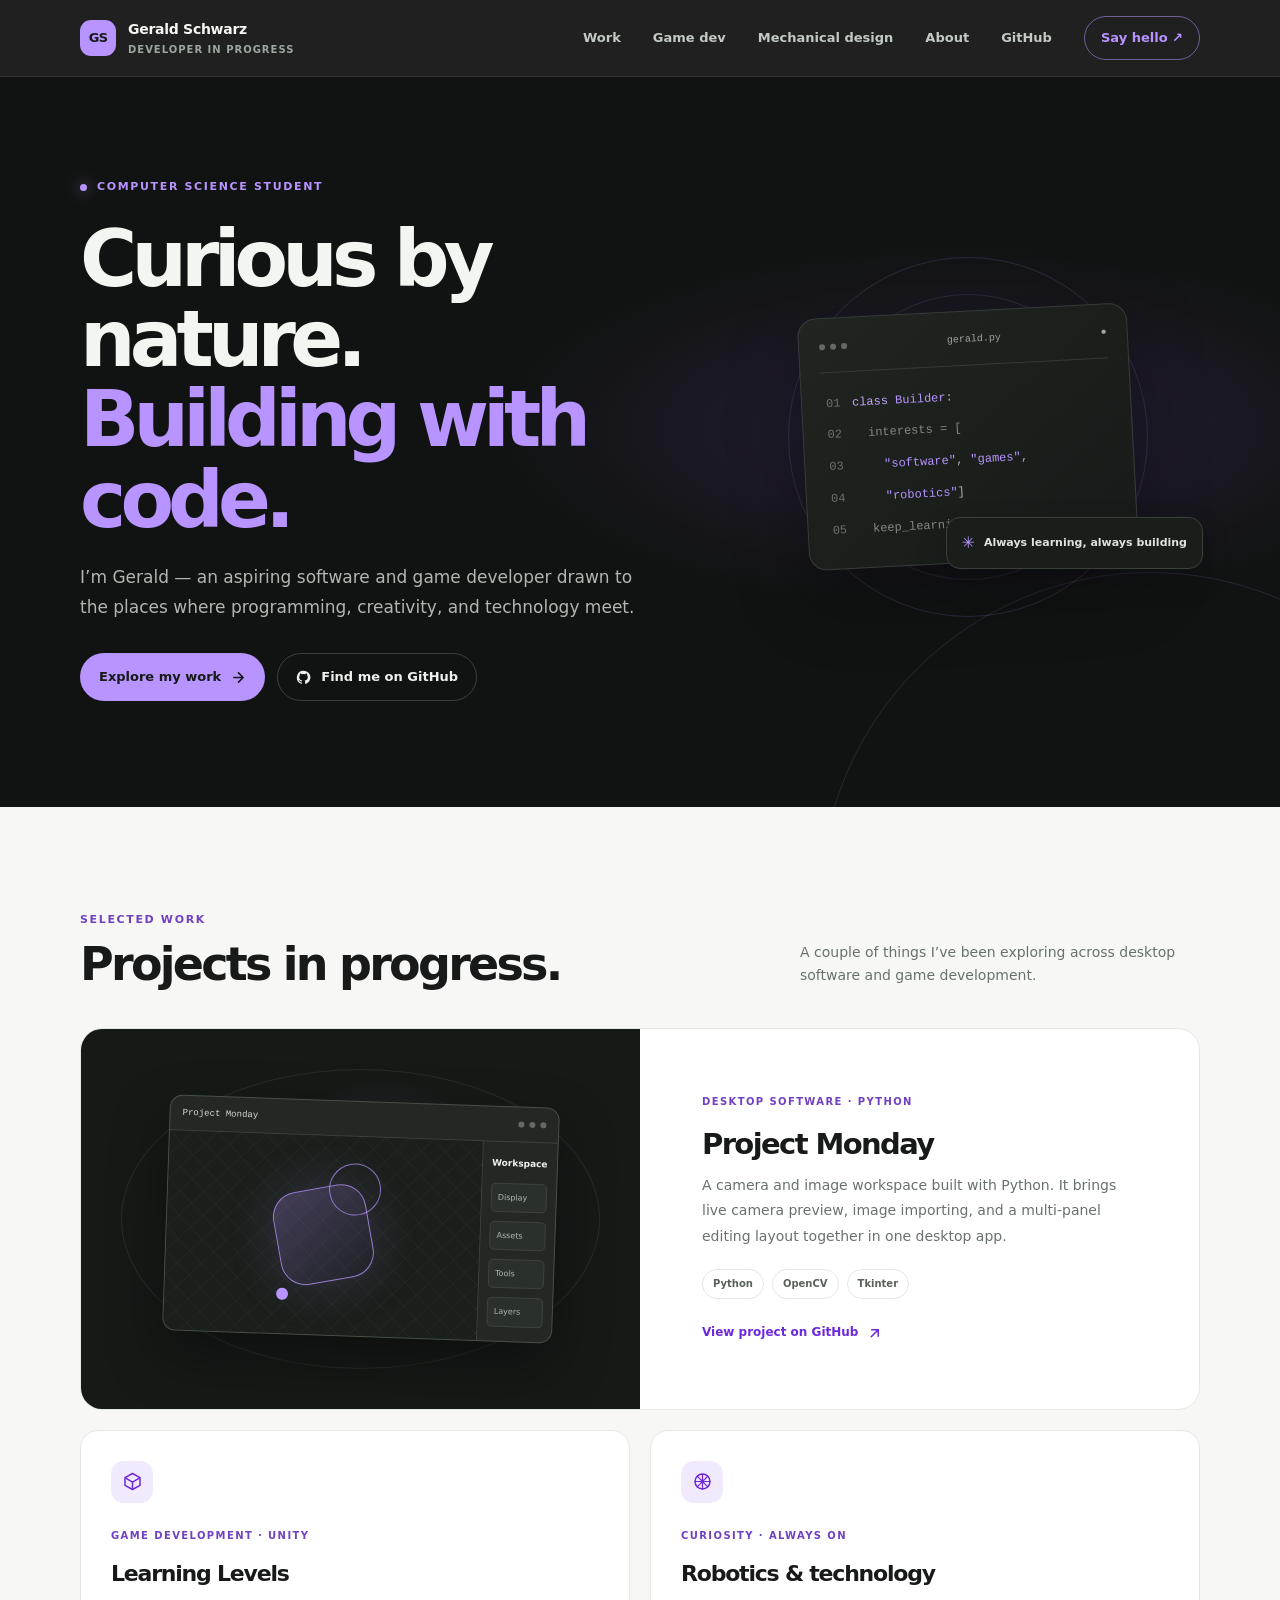
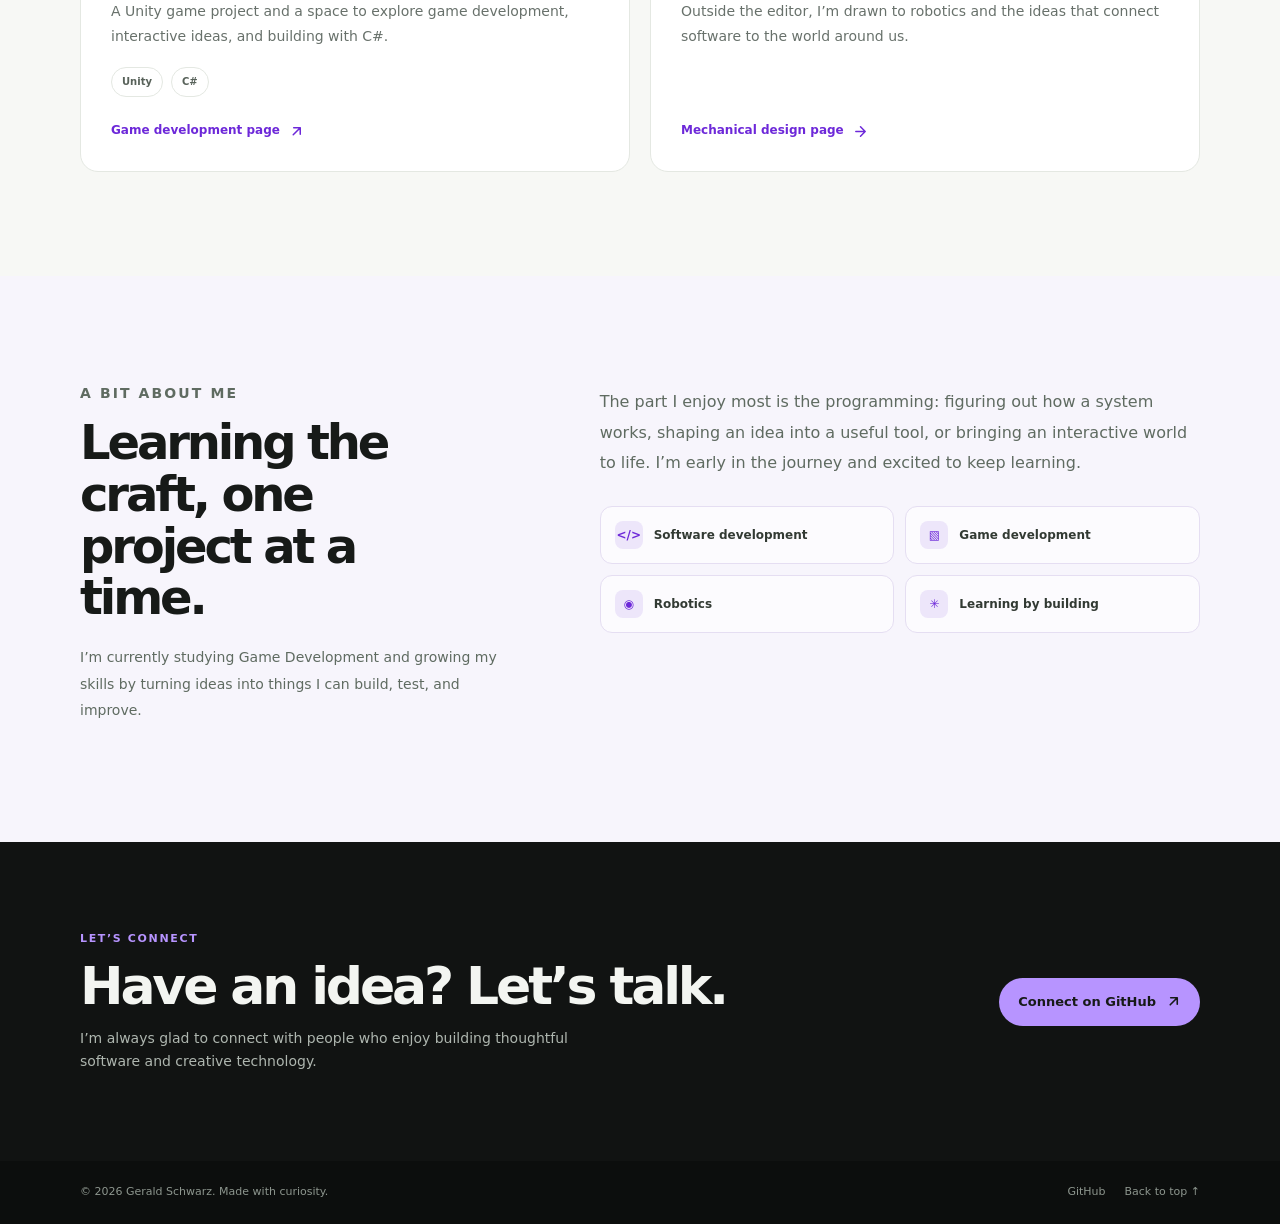
<file: index.html>
<!doctype html>
<html lang="en">
  <head>
    <meta charset="utf-8">
    <meta name="viewport" content="width=device-width, initial-scale=1">
    <meta http-equiv="refresh" content="0; url=docs/">
    <title>Gerald Schwarz — Portfolio</title>
  </head>
  <body>
    <p>Taking you to <a href="docs/">Gerald Schwarz’s portfolio</a>.</p>
  </body>
</html>
</file>
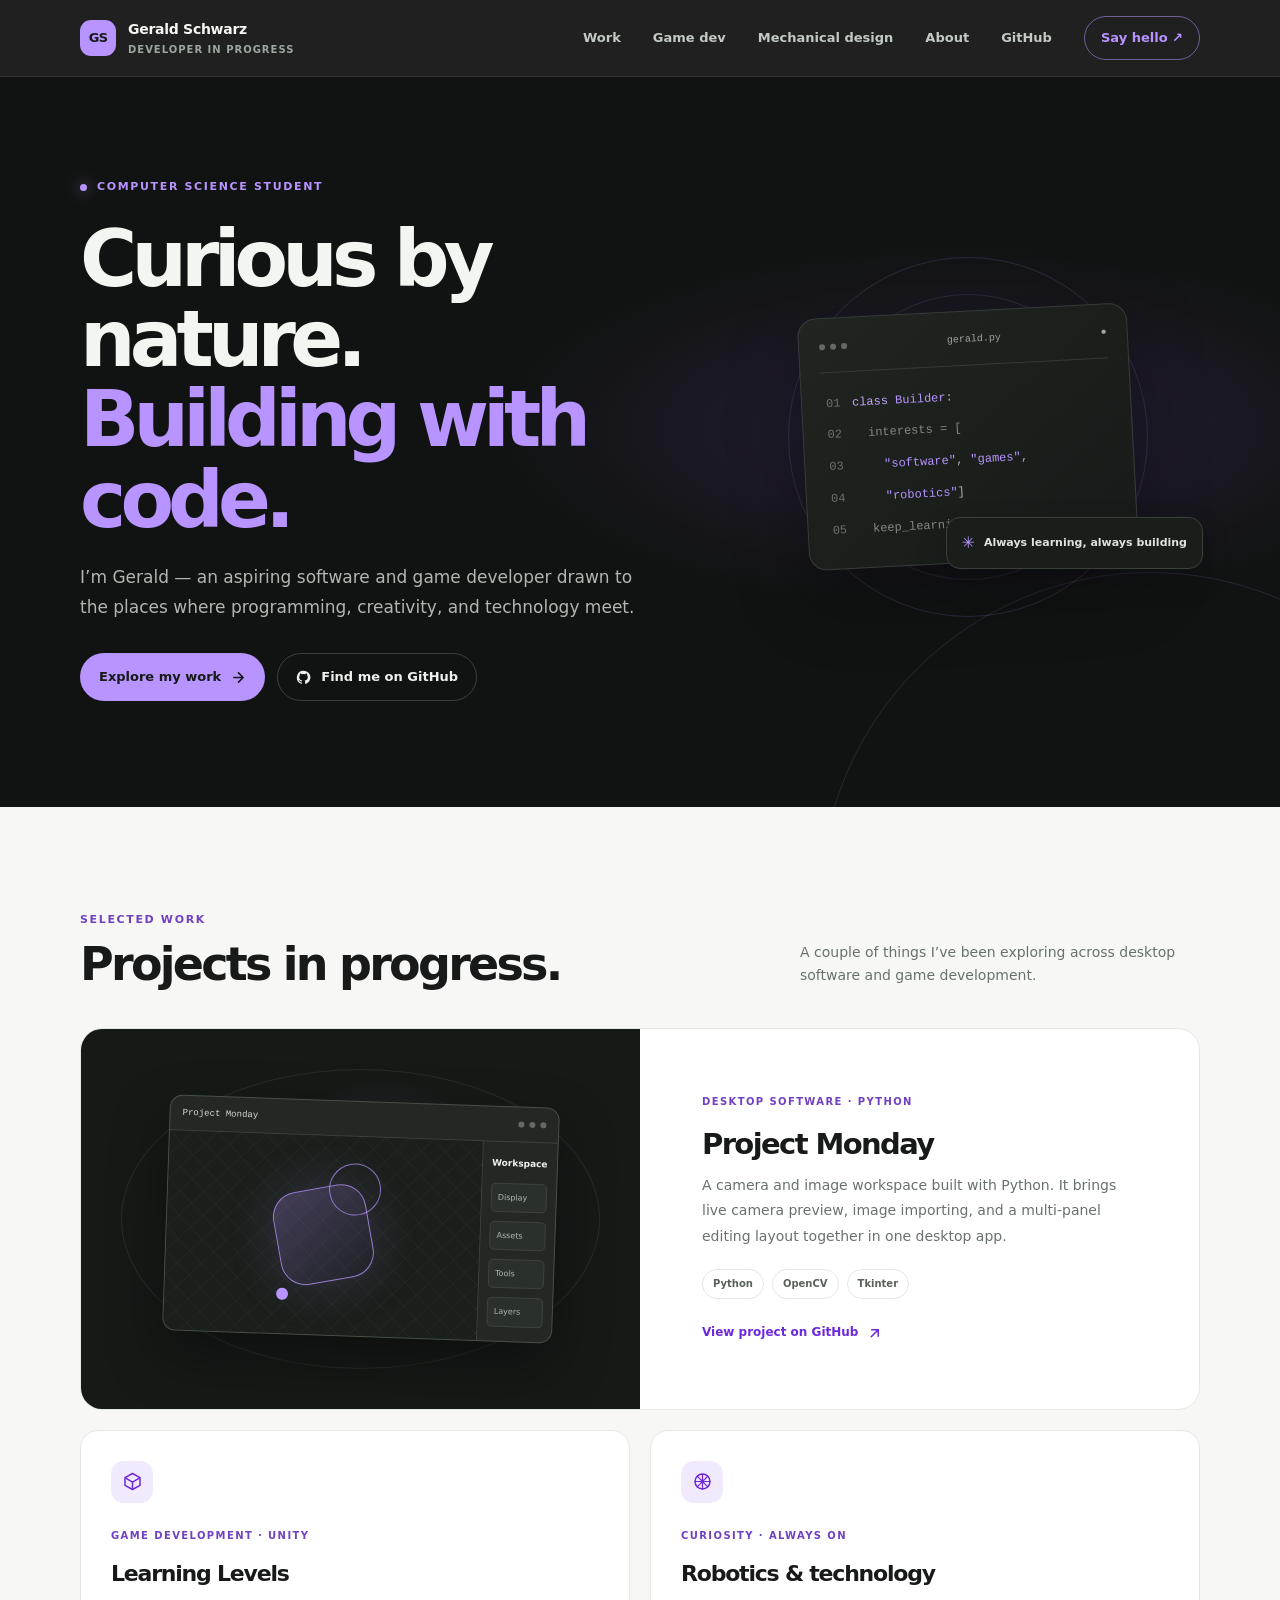
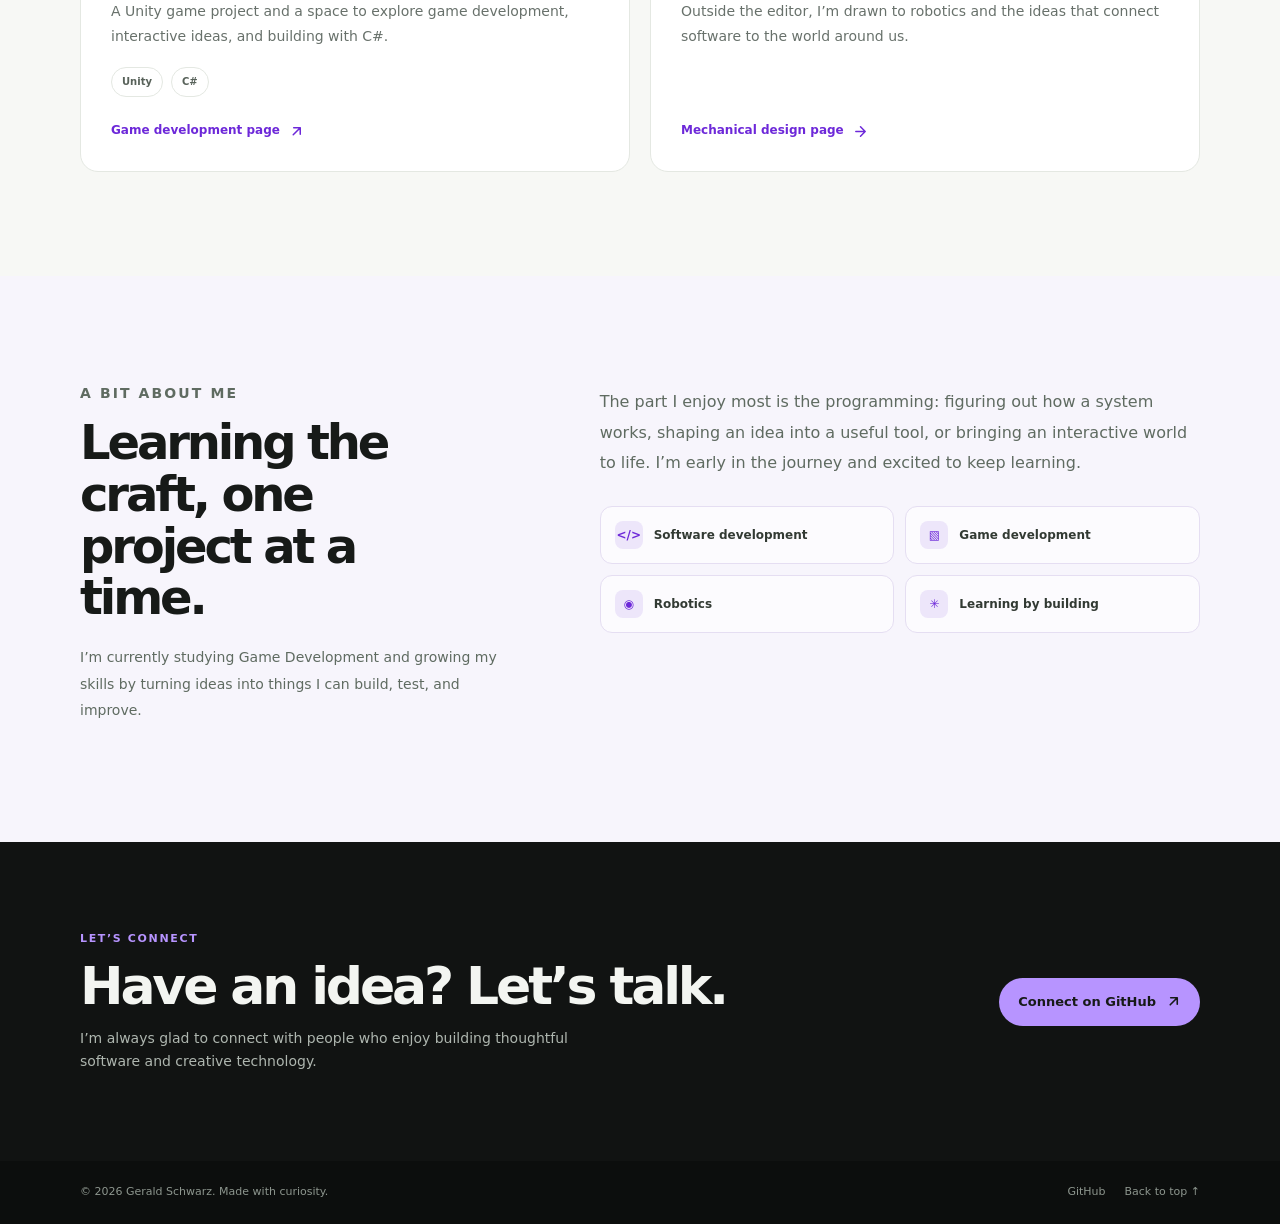
<file: docs/index.html>
<!doctype html>
<html lang="en">

<head>
    <meta charset="utf-8">
    <meta name="viewport" content="width=device-width, initial-scale=1">
    <meta name="theme-color" content="#111312">
    <meta name="description"
        content="Gerald Schwarz is a Game Development student building software, games, and technology-driven projects.">
    <title>Gerald Schwarz — Software &amp; Game Developer</title>
    <link rel="stylesheet" href="styles.css">
</head>

<body>
    <a class="skip-link" href="#main">Skip to content</a>
    <header class="site-header">
        <div class="container header-inner">
            <a class="brand" href="#top" aria-label="Gerald Schwarz, home">
                <span class="brand-mark" aria-hidden="true">GS</span>
                <span>
                    Gerald Schwarz
                    <span class="brand-caption">Developer in progress</span>
                </span>
            </a>
            <button class="menu-toggle" type="button" aria-expanded="false" aria-controls="primary-navigation"
                aria-label="Open navigation menu">
                <svg width="20" height="20" viewBox="0 0 20 20" fill="none" aria-hidden="true">
                    <path d="M3 5.5h14M3 10h14M3 14.5h14" stroke="currentColor" stroke-width="1.7"
                        stroke-linecap="round" />
                </svg>
            </button>
            <nav class="nav-links" id="primary-navigation" aria-label="Main navigation">
                <a href="#work">Work</a>
                <a href="game-development.html">Game dev</a>
                <a href="mechanical-design.html">Mechanical design</a>
                <a href="#about">About</a>
                <a href="https://github.com/GeraldSchwar7">GitHub</a>
                <a class="nav-cta" href="#contact">Say hello <span aria-hidden="true">↗</span></a>
            </nav>
        </div>
    </header>

    <main id="main">
        <section class="hero" id="top">
            <div class="container hero-grid">
                <div class="hero-content">
                    <p class="eyebrow"><span class="eyebrow-dot" aria-hidden="true"></span> Computer Science student</p>
                    <h1>Curious by nature.<br><span>Building with code.</span></h1>
                    <p class="hero-copy">
                        I’m Gerald — an aspiring software and game developer drawn to the
                        places where programming, creativity, and technology meet.
                    </p>
                    <div class="hero-actions">
                        <a class="button button-primary" href="#work">
                            Explore my work
                            <svg class="arrow-icon" viewBox="0 0 16 16" fill="none" aria-hidden="true">
                                <path d="M3 8h10M8 3l5 5-5 5" stroke="currentColor" stroke-width="1.7"
                                    stroke-linecap="round" stroke-linejoin="round" />
                            </svg>
                        </a>
                        <a class="button button-quiet" href="https://github.com/GeraldSchwar7">
                            <svg class="arrow-icon" viewBox="0 0 16 16" fill="currentColor" aria-hidden="true">
                                <path
                                    d="M8 .9a7.1 7.1 0 0 0-2.25 13.83c.36.07.49-.16.49-.35v-1.24c-2 .44-2.42-.85-2.42-.85-.33-.83-.8-1.05-.8-1.05-.65-.45.05-.44.05-.44.72.05 1.1.74 1.1.74.64 1.1 1.68.78 2.09.6.06-.47.25-.78.46-.96-1.6-.18-3.28-.8-3.28-3.56 0-.79.28-1.44.74-1.95-.07-.18-.32-.92.07-1.92 0 0 .6-.19 1.96.74a6.8 6.8 0 0 1 3.57 0c1.36-.93 1.95-.74 1.95-.74.4 1 .15 1.74.08 1.92.46.51.74 1.16.74 1.95 0 2.77-1.69 3.38-3.3 3.56.26.22.49.66.49 1.33v1.96c0 .19.13.42.5.35A7.1 7.1 0 0 0 8 .9Z" />
                            </svg>
                            Find me on GitHub
                        </a>
                    </div>
                </div>

                <div class="hero-art" aria-hidden="true">
                    <div class="orbit"><span class="orbit-dot"></span></div>
                    <div class="code-card">
                        <div class="code-card-top">
                            <span class="window-dots"><i></i><i></i><i></i></span>
                            <span>gerald.py</span>
                            <span>●</span>
                        </div>
                        <div class="code-lines">
                            <div class="code-line"><span class="line-number">01</span><span><span
                                        class="code-blue">class</span> <span class="code-green">Builder</span>:</span>
                            </div>
                            <div class="code-line"><span class="line-number">02</span><span
                                    class="code-muted">&nbsp;&nbsp;interests = [</span></div>
                            <div class="code-line"><span
                                    class="line-number">03</span><span>&nbsp;&nbsp;&nbsp;&nbsp;<span
                                        class="code-green">"software"</span>, <span
                                        class="code-green">"games"</span>,</span></div>
                            <div class="code-line"><span
                                    class="line-number">04</span><span>&nbsp;&nbsp;&nbsp;&nbsp;<span
                                        class="code-green">"robotics"</span>]</span></div>
                            <div class="code-line"><span class="line-number">05</span><span
                                    class="code-muted">&nbsp;&nbsp;keep_learning = <span
                                        class="code-blue">True</span></span></div>
                        </div>
                    </div>
                    <div class="floating-tag"><span aria-hidden="true">✳</span> Always learning, always building</div>
                </div>
            </div>
        </section>

        <section class="section" id="work">
            <div class="container">
                <div class="section-heading">
                    <div>
                        <p class="section-kicker">Selected work</p>
                        <h2>Projects in progress.</h2>
                    </div>
                    <p class="section-lead">
                        A couple of things I’ve been exploring across desktop software
                        and game development.
                    </p>
                </div>

                <article class="project-feature">
                    <div class="project-visual" aria-hidden="true">
                        <div class="app-window">
                            <div class="app-bar">
                                <span>Project Monday</span>
                                <span class="window-dots"><i></i><i></i><i></i></span>
                            </div>
                            <div class="app-body">
                                <div class="app-canvas">
                                    <div class="canvas-shape"></div>
                                </div>
                                <div class="app-sidebar">
                                    <strong>Workspace</strong>
                                    <span class="app-item">Display</span>
                                    <span class="app-item">Assets</span>
                                    <span class="app-item">Tools</span>
                                    <span class="app-item">Layers</span>
                                </div>
                            </div>
                        </div>
                    </div>
                    <div class="project-copy">
                        <span class="project-type">Desktop software · Python</span>
                        <h3>Project Monday</h3>
                        <p>
                            A camera and image workspace built with Python. It brings
                            live camera preview, image importing, and a multi-panel
                            editing layout together in one desktop app.
                        </p>
                        <ul class="tag-list" aria-label="Technologies">
                            <li>Python</li>
                            <li>OpenCV</li>
                            <li>Tkinter</li>
                        </ul>
                        <a class="text-link" href="https://github.com/GeraldSchwar7/pythonproj">
                            View project on GitHub
                            <svg class="arrow-icon" viewBox="0 0 16 16" fill="none" aria-hidden="true">
                                <path d="M4.5 11.5 12 4m0 0H5m7 0v7" stroke="currentColor" stroke-width="1.6"
                                    stroke-linecap="round" stroke-linejoin="round" />
                            </svg>
                        </a>
                    </div>
                </article>

                <div class="project-grid">
                    <article class="project-card">
                        <div class="project-card-icon" aria-hidden="true">
                            <svg width="21" height="21" viewBox="0 0 21 21" fill="none">
                                <path d="M10.5 2.5 18 6.7v7.6l-7.5 4.2L3 14.3V6.7l7.5-4.2Z" stroke="currentColor"
                                    stroke-width="1.5" stroke-linejoin="round" />
                                <path d="m3.3 6.9 7.2 4.2 7.2-4.2M10.5 11.1v7" stroke="currentColor" stroke-width="1.5"
                                    stroke-linejoin="round" />
                            </svg>
                        </div>
                        <span class="project-type">Game development · Unity</span>
                        <h3>Learning Levels</h3>
                        <p>
                            A Unity game project and a space to explore game development,
                            interactive ideas, and building with C#.
                        </p>
                        <ul class="tag-list" aria-label="Technologies">
                            <li>Unity</li>
                            <li>C#</li>
                        </ul>
                        <a class="text-link" href="game-development.html">
                            Game development page
                            <svg class="arrow-icon" viewBox="0 0 16 16" fill="none" aria-hidden="true">
                                <path d="M4.5 11.5 12 4m0 0H5m7 0v7" stroke="currentColor" stroke-width="1.6"
                                    stroke-linecap="round" stroke-linejoin="round" />
                            </svg>
                        </a>
                    </article>
                    <article class="project-card">
                        <div class="project-card-icon" aria-hidden="true">
                            <svg width="21" height="21" viewBox="0 0 21 21" fill="none">
                                <circle cx="10.5" cy="10.5" r="7.5" stroke="currentColor" stroke-width="1.5" />
                                <path d="M10.5 3v15M3 10.5h15M5.2 5.2l10.6 10.6m0-10.6L5.2 15.8" stroke="currentColor"
                                    stroke-width="1.2" stroke-linecap="round" />
                                <circle cx="10.5" cy="10.5" r="2" fill="currentColor" />
                            </svg>
                        </div>
                        <span class="project-type">Curiosity · Always on</span>
                        <h3>Robotics &amp; technology</h3>
                        <p>
                            Outside the editor, I’m drawn to robotics and the ideas that
                            connect software to the world around us.
                        </p>
                        <a class="text-link" href="mechanical-design.html">
                            Mechanical design page
                            <svg class="arrow-icon" viewBox="0 0 16 16" fill="none" aria-hidden="true">
                                <path d="M3 8h10M8 3l5 5-5 5" stroke="currentColor" stroke-width="1.6"
                                    stroke-linecap="round" stroke-linejoin="round" />
                            </svg>
                        </a>
                    </article>
                </div>
            </div>
        </section>

        <section class="section about" id="about">
            <div class="container about-grid">
                <div class="about-intro">
                    <p class="section-kicker">A bit about me</p>
                    <h2>Learning the craft, one project at a time.</h2>
                    <p>
                        I’m currently studying Game Development and growing my skills
                        by turning ideas into things I can build, test, and improve.
                    </p>
                </div>
                <div class="about-copy">
                    <p>
                        The part I enjoy most is the programming: figuring out how a
                        system works, shaping an idea into a useful tool, or bringing an
                        interactive world to life. I’m early in the journey and excited
                        to keep learning.
                    </p>
                    <div class="interest-grid" aria-label="Interests">
                        <div class="interest"><span class="interest-mark" aria-hidden="true">&lt;/&gt;</span> Software
                            development</div>
                        <div class="interest"><span class="interest-mark" aria-hidden="true">▧</span> Game development
                        </div>
                        <div class="interest"><span class="interest-mark" aria-hidden="true">◉</span> Robotics</div>
                        <div class="interest"><span class="interest-mark" aria-hidden="true">✳</span> Learning by
                            building</div>
                    </div>
                </div>
            </div>
        </section>

        <section class="contact" id="contact">
            <div class="container contact-panel">
                <div>
                    <p class="section-kicker">Let’s connect</p>
                    <h2>Have an idea? Let’s talk.</h2>
                    <p>
                        I’m always glad to connect with people who enjoy building
                        thoughtful software and creative technology.
                    </p>
                </div>
                <a class="button button-primary" href="https://github.com/GeraldSchwar7">
                    Connect on GitHub
                    <svg class="arrow-icon" viewBox="0 0 16 16" fill="none" aria-hidden="true">
                        <path d="M4.5 11.5 12 4m0 0H5m7 0v7" stroke="currentColor" stroke-width="1.7"
                            stroke-linecap="round" stroke-linejoin="round" />
                    </svg>
                </a>
            </div>
        </section>
    </main>

    <footer class="site-footer">
        <div class="container footer-inner">
            <p>© <span id="year">2026</span> Gerald Schwarz. Made with curiosity.</p>
            <div class="footer-links">
                <a href="https://github.com/GeraldSchwar7">GitHub</a>
                <a href="#top">Back to top ↑</a>
            </div>
        </div>
    </footer>

    <script src="script.js" defer></script>
</body>

</html>
</file>
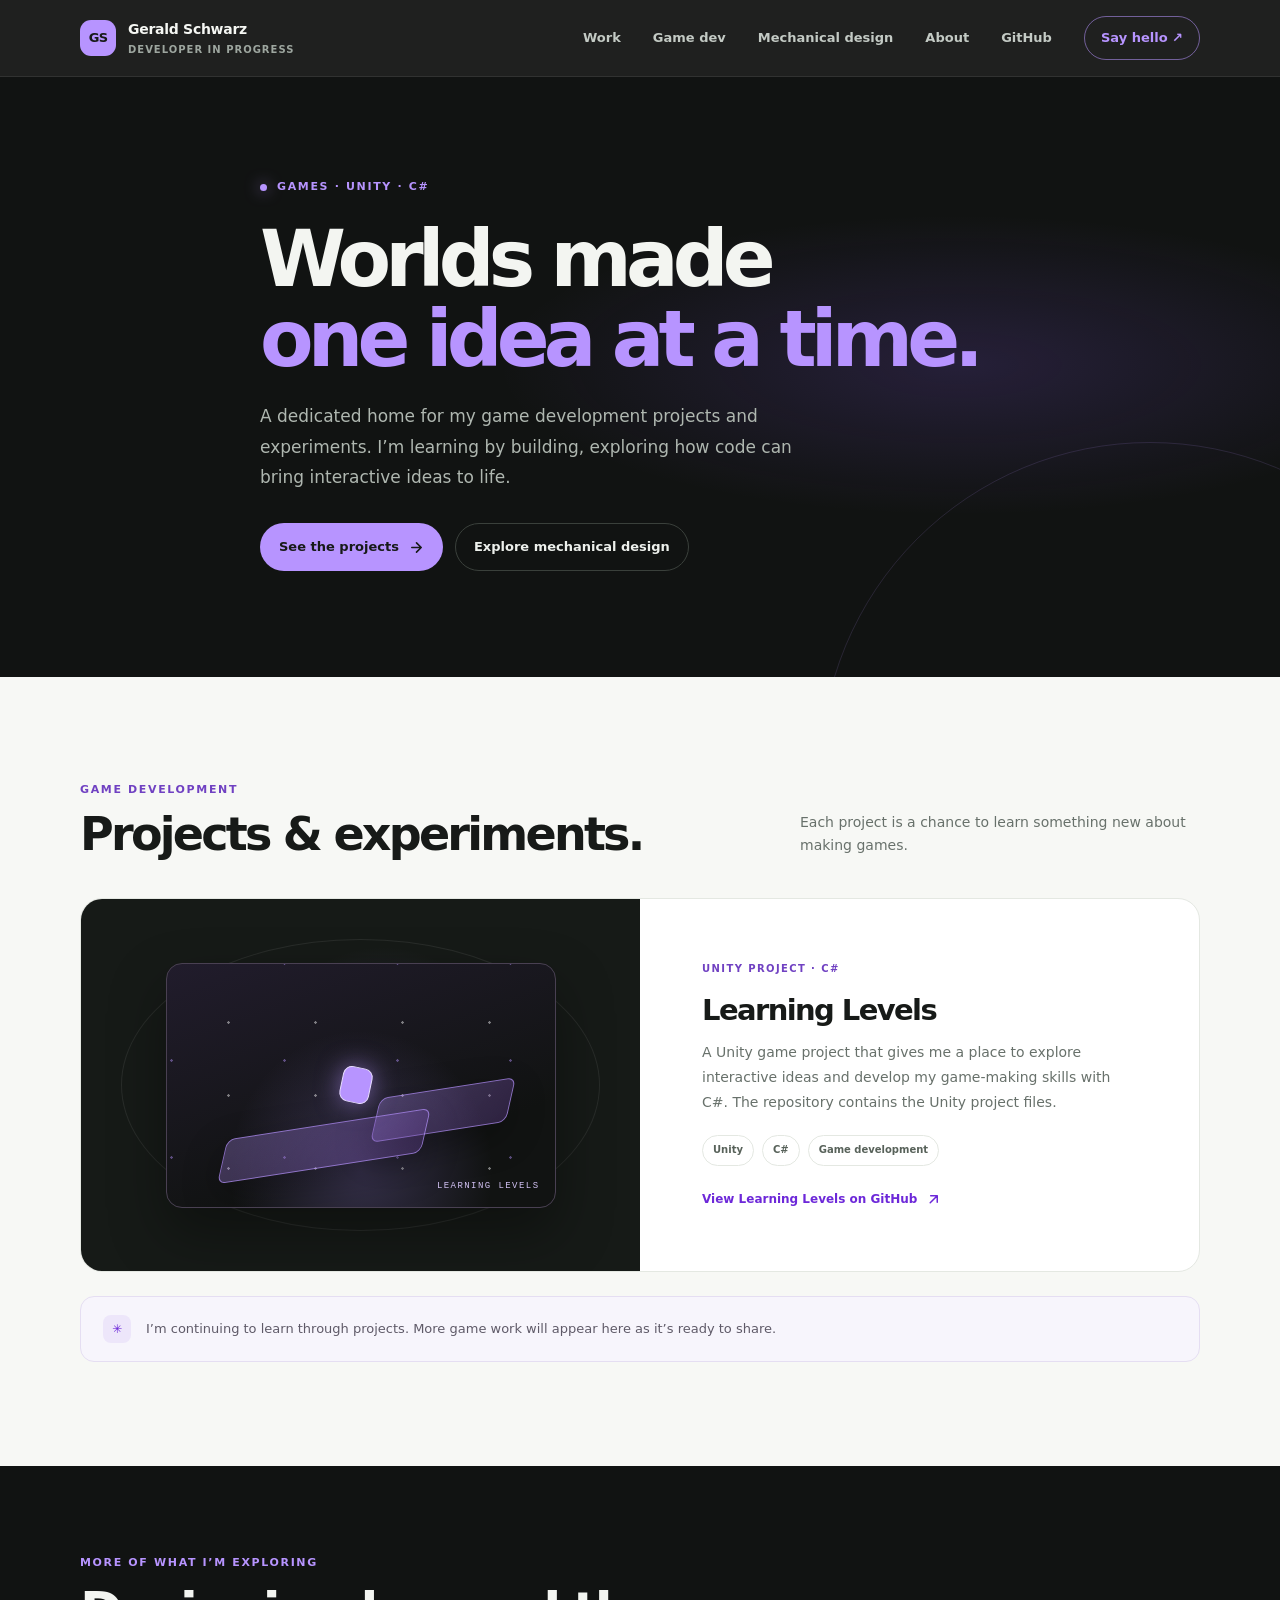
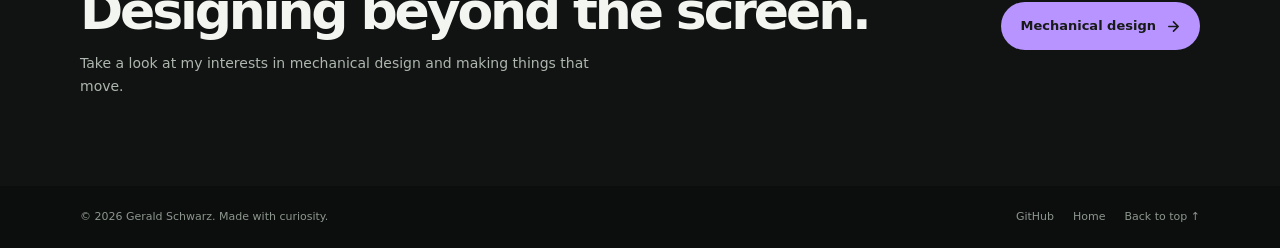
<file: docs/game-development.html>
<!doctype html>
<html lang="en">

<head>
    <meta charset="utf-8">
    <meta name="viewport" content="width=device-width, initial-scale=1">
    <meta name="theme-color" content="#111312">
    <meta name="description"
        content="Explore Gerald Schwarz's game development work, including the Unity project Learning Levels.">
    <title>Game Development — Gerald Schwarz</title>
    <link rel="stylesheet" href="styles.css">
</head>

<body>
    <a class="skip-link" href="#main">Skip to content</a>
    <header class="site-header">
        <div class="container header-inner">
            <a class="brand" href="index.html#top" aria-label="Gerald Schwarz, home">
                <span class="brand-mark" aria-hidden="true">GS</span>
                <span>Gerald Schwarz<span class="brand-caption">Developer in progress</span></span>
            </a>
            <button class="menu-toggle" type="button" aria-expanded="false" aria-controls="primary-navigation"
                aria-label="Open navigation menu">
                <svg width="20" height="20" viewBox="0 0 20 20" fill="none" aria-hidden="true">
                    <path d="M3 5.5h14M3 10h14M3 14.5h14" stroke="currentColor" stroke-width="1.7"
                        stroke-linecap="round" />
                </svg>
            </button>
            <nav class="nav-links" id="primary-navigation" aria-label="Main navigation">
                <a href="index.html#work">Work</a>
                <a href="game-development.html" aria-current="page">Game dev</a>
                <a href="mechanical-design.html">Mechanical design</a>
                <a href="index.html#about">About</a>
                <a href="https://github.com/GeraldSchwar7">GitHub</a>
                <a class="nav-cta" href="index.html#contact">Say hello <span aria-hidden="true">↗</span></a>
            </nav>
        </div>
    </header>

    <main id="main">
        <section class="hero page-hero" id="top">
            <div class="container page-hero-content">
                <p class="eyebrow"><span class="eyebrow-dot" aria-hidden="true"></span> Games · Unity · C#</p>
                <h1>Worlds made<br><span>one idea at a time.</span></h1>
                <p class="hero-copy">
                    A dedicated home for my game development projects and experiments.
                    I’m learning by building, exploring how code can bring interactive
                    ideas to life.
                </p>
                <div class="hero-actions">
                    <a class="button button-primary" href="#projects">
                        See the projects
                        <svg class="arrow-icon" viewBox="0 0 16 16" fill="none" aria-hidden="true">
                            <path d="M3 8h10M8 3l5 5-5 5" stroke="currentColor" stroke-width="1.7"
                                stroke-linecap="round" stroke-linejoin="round" />
                        </svg>
                    </a>
                    <a class="button button-quiet" href="mechanical-design.html">Explore mechanical design</a>
                </div>
            </div>
        </section>

        <section class="section" id="projects">
            <div class="container">
                <div class="section-heading">
                    <div>
                        <p class="section-kicker">Game development</p>
                        <h2>Projects &amp; experiments.</h2>
                    </div>
                    <p class="section-lead">
                        Each project is a chance to learn something new about making games.
                    </p>
                </div>

                <article class="project-feature">
                    <div class="project-visual game-visual" aria-hidden="true">
                        <div class="game-scene">
                            <div class="game-scene-stars"></div>
                            <div class="game-platform game-platform-back"></div>
                            <div class="game-platform game-platform-front"></div>
                            <div class="game-player"></div>
                            <span class="game-scene-label">LEARNING LEVELS</span>
                        </div>
                    </div>
                    <div class="project-copy">
                        <span class="project-type">Unity project · C#</span>
                        <h3>Learning Levels</h3>
                        <p>
                            A Unity game project that gives me a place to explore
                            interactive ideas and develop my game-making skills with C#.
                            The repository contains the Unity project files.
                        </p>
                        <ul class="tag-list" aria-label="Technologies">
                            <li>Unity</li>
                            <li>C#</li>
                            <li>Game development</li>
                        </ul>
                        <a class="text-link" href="https://github.com/GeraldSchwar7/learning-levels">
                            View Learning Levels on GitHub
                            <svg class="arrow-icon" viewBox="0 0 16 16" fill="none" aria-hidden="true">
                                <path d="M4.5 11.5 12 4m0 0H5m7 0v7" stroke="currentColor" stroke-width="1.6"
                                    stroke-linecap="round" stroke-linejoin="round" />
                            </svg>
                        </a>
                    </div>
                </article>

                <div class="page-note">
                    <span class="interest-mark" aria-hidden="true">✳</span>
                    <p>
                        I’m continuing to learn through projects. More game work will
                        appear here as it’s ready to share.
                    </p>
                </div>
            </div>
        </section>

        <section class="contact">
            <div class="container contact-panel">
                <div>
                    <p class="section-kicker">More of what I’m exploring</p>
                    <h2>Designing beyond the screen.</h2>
                    <p>Take a look at my interests in mechanical design and making things that move.</p>
                </div>
                <a class="button button-primary" href="mechanical-design.html">
                    Mechanical design
                    <svg class="arrow-icon" viewBox="0 0 16 16" fill="none" aria-hidden="true">
                        <path d="M3 8h10M8 3l5 5-5 5" stroke="currentColor" stroke-width="1.7"
                            stroke-linecap="round" stroke-linejoin="round" />
                    </svg>
                </a>
            </div>
        </section>
    </main>

    <footer class="site-footer">
        <div class="container footer-inner">
            <p>© <span id="year">2026</span> Gerald Schwarz. Made with curiosity.</p>
            <div class="footer-links">
                <a href="https://github.com/GeraldSchwar7">GitHub</a>
                <a href="index.html">Home</a>
                <a href="#top">Back to top ↑</a>
            </div>
        </div>
    </footer>
    <script src="script.js" defer></script>
</body>

</html>
</file>
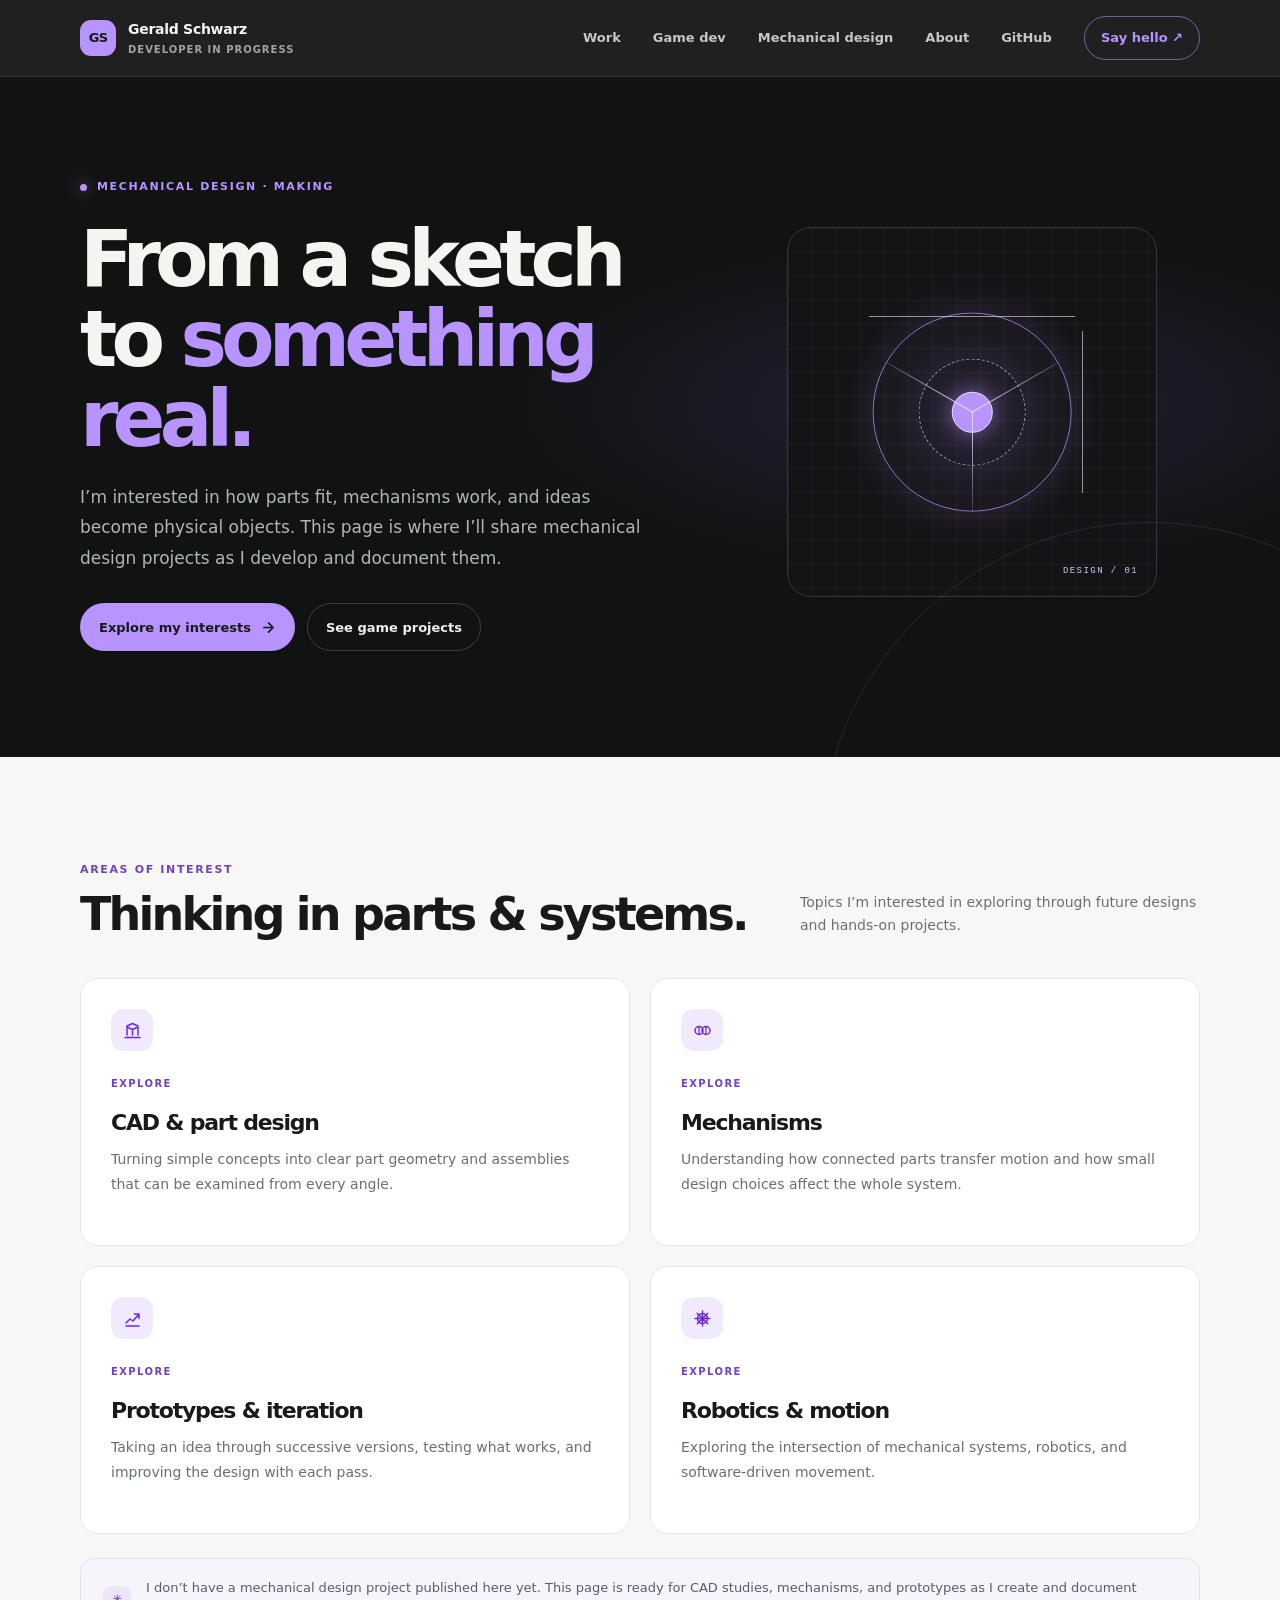
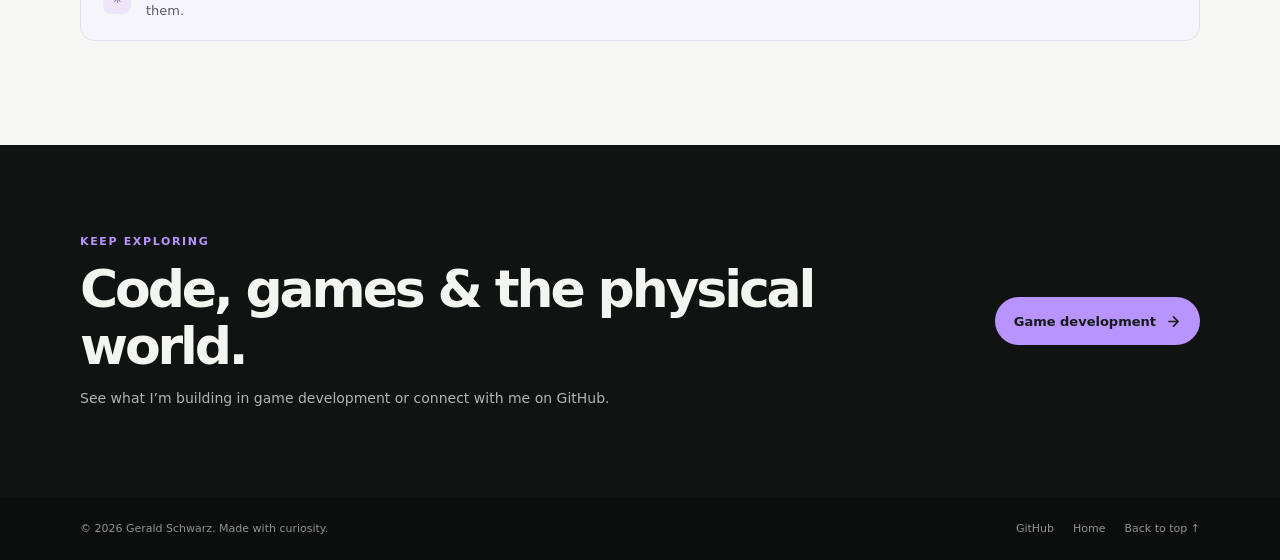
<file: docs/mechanical-design.html>
<!doctype html>
<html lang="en">

<head>
    <meta charset="utf-8">
    <meta name="viewport" content="width=device-width, initial-scale=1">
    <meta name="theme-color" content="#111312">
    <meta name="description"
        content="Gerald Schwarz's mechanical design interests, from CAD and mechanisms to prototypes.">
    <title>Mechanical Design — Gerald Schwarz</title>
    <link rel="stylesheet" href="styles.css">
</head>

<body>
    <a class="skip-link" href="#main">Skip to content</a>
    <header class="site-header">
        <div class="container header-inner">
            <a class="brand" href="index.html#top" aria-label="Gerald Schwarz, home">
                <span class="brand-mark" aria-hidden="true">GS</span>
                <span>Gerald Schwarz<span class="brand-caption">Developer in progress</span></span>
            </a>
            <button class="menu-toggle" type="button" aria-expanded="false" aria-controls="primary-navigation"
                aria-label="Open navigation menu">
                <svg width="20" height="20" viewBox="0 0 20 20" fill="none" aria-hidden="true">
                    <path d="M3 5.5h14M3 10h14M3 14.5h14" stroke="currentColor" stroke-width="1.7"
                        stroke-linecap="round" />
                </svg>
            </button>
            <nav class="nav-links" id="primary-navigation" aria-label="Main navigation">
                <a href="index.html#work">Work</a>
                <a href="game-development.html">Game dev</a>
                <a href="mechanical-design.html" aria-current="page">Mechanical design</a>
                <a href="index.html#about">About</a>
                <a href="https://github.com/GeraldSchwar7">GitHub</a>
                <a class="nav-cta" href="index.html#contact">Say hello <span aria-hidden="true">↗</span></a>
            </nav>
        </div>
    </header>

    <main id="main">
        <section class="hero page-hero" id="top">
            <div class="container page-hero-grid">
                <div class="page-hero-content">
                    <p class="eyebrow"><span class="eyebrow-dot" aria-hidden="true"></span> Mechanical design · Making</p>
                    <h1>From a sketch<br>to <span>something real.</span></h1>
                    <p class="hero-copy">
                        I’m interested in how parts fit, mechanisms work, and ideas
                        become physical objects. This page is where I’ll share
                        mechanical design projects as I develop and document them.
                    </p>
                    <div class="hero-actions">
                        <a class="button button-primary" href="#interests">
                            Explore my interests
                            <svg class="arrow-icon" viewBox="0 0 16 16" fill="none" aria-hidden="true">
                                <path d="M3 8h10M8 3l5 5-5 5" stroke="currentColor" stroke-width="1.7"
                                    stroke-linecap="round" stroke-linejoin="round" />
                            </svg>
                        </a>
                        <a class="button button-quiet" href="game-development.html">See game projects</a>
                    </div>
                </div>
                <div class="mechanical-art" aria-hidden="true">
                    <div class="mechanical-grid"></div>
                    <div class="mechanical-ring mechanical-ring-outer"></div>
                    <div class="mechanical-ring mechanical-ring-inner"></div>
                    <div class="mechanical-hub"></div>
                    <div class="mechanical-spoke mechanical-spoke-one"></div>
                    <div class="mechanical-spoke mechanical-spoke-two"></div>
                    <div class="mechanical-spoke mechanical-spoke-three"></div>
                    <div class="mechanical-dimension mechanical-dimension-top"></div>
                    <div class="mechanical-dimension mechanical-dimension-side"></div>
                    <span class="mechanical-label">DESIGN / 01</span>
                </div>
            </div>
        </section>

        <section class="section" id="interests">
            <div class="container">
                <div class="section-heading">
                    <div>
                        <p class="section-kicker">Areas of interest</p>
                        <h2>Thinking in parts &amp; systems.</h2>
                    </div>
                    <p class="section-lead">
                        Topics I’m interested in exploring through future designs and hands-on projects.
                    </p>
                </div>
                <div class="project-grid design-interest-grid">
                    <article class="project-card">
                        <div class="project-card-icon" aria-hidden="true">
                            <svg width="21" height="21" viewBox="0 0 21 21" fill="none">
                                <path d="M3 17.5h15M5 15V6l5.5-2.5L16 6v9" stroke="currentColor" stroke-width="1.5"
                                    stroke-linecap="round" stroke-linejoin="round" />
                                <path d="m5 7 5.5 2.5L16 7m-5.5 2.5v6" stroke="currentColor" stroke-width="1.5"
                                    stroke-linejoin="round" />
                            </svg>
                        </div>
                        <span class="project-type">Explore</span>
                        <h3>CAD &amp; part design</h3>
                        <p>
                            Turning simple concepts into clear part geometry and
                            assemblies that can be examined from every angle.
                        </p>
                    </article>
                    <article class="project-card">
                        <div class="project-card-icon" aria-hidden="true">
                            <svg width="21" height="21" viewBox="0 0 21 21" fill="none">
                                <circle cx="7" cy="10.5" r="4" stroke="currentColor" stroke-width="1.5" />
                                <circle cx="14" cy="10.5" r="4" stroke="currentColor" stroke-width="1.5" />
                                <path d="M7 6.5v8m7-8v8" stroke="currentColor" stroke-width="1.2" />
                            </svg>
                        </div>
                        <span class="project-type">Explore</span>
                        <h3>Mechanisms</h3>
                        <p>
                            Understanding how connected parts transfer motion and
                            how small design choices affect the whole system.
                        </p>
                    </article>
                    <article class="project-card">
                        <div class="project-card-icon" aria-hidden="true">
                            <svg width="21" height="21" viewBox="0 0 21 21" fill="none">
                                <path d="m4 15 4-4 3 2 6-7M12.5 6H17v4.5" stroke="currentColor" stroke-width="1.5"
                                    stroke-linecap="round" stroke-linejoin="round" />
                                <path d="M4 18h13" stroke="currentColor" stroke-width="1.5" stroke-linecap="round" />
                            </svg>
                        </div>
                        <span class="project-type">Explore</span>
                        <h3>Prototypes &amp; iteration</h3>
                        <p>
                            Taking an idea through successive versions, testing what
                            works, and improving the design with each pass.
                        </p>
                    </article>
                    <article class="project-card">
                        <div class="project-card-icon" aria-hidden="true">
                            <svg width="21" height="21" viewBox="0 0 21 21" fill="none">
                                <path d="M10.5 3v15M3 10.5h15M5.2 5.2l10.6 10.6m0-10.6L5.2 15.8"
                                    stroke="currentColor" stroke-width="1.4" stroke-linecap="round" />
                                <circle cx="10.5" cy="10.5" r="5" stroke="currentColor" stroke-width="1.5" />
                            </svg>
                        </div>
                        <span class="project-type">Explore</span>
                        <h3>Robotics &amp; motion</h3>
                        <p>
                            Exploring the intersection of mechanical systems,
                            robotics, and software-driven movement.
                        </p>
                    </article>
                </div>
                <div class="page-note">
                    <span class="interest-mark" aria-hidden="true">✳</span>
                    <p>
                        I don’t have a mechanical design project published here yet.
                        This page is ready for CAD studies, mechanisms, and prototypes
                        as I create and document them.
                    </p>
                </div>
            </div>
        </section>

        <section class="contact">
            <div class="container contact-panel">
                <div>
                    <p class="section-kicker">Keep exploring</p>
                    <h2>Code, games &amp; the physical world.</h2>
                    <p>See what I’m building in game development or connect with me on GitHub.</p>
                </div>
                <a class="button button-primary" href="game-development.html">
                    Game development
                    <svg class="arrow-icon" viewBox="0 0 16 16" fill="none" aria-hidden="true">
                        <path d="M3 8h10M8 3l5 5-5 5" stroke="currentColor" stroke-width="1.7"
                            stroke-linecap="round" stroke-linejoin="round" />
                    </svg>
                </a>
            </div>
        </section>
    </main>

    <footer class="site-footer">
        <div class="container footer-inner">
            <p>© <span id="year">2026</span> Gerald Schwarz. Made with curiosity.</p>
            <div class="footer-links">
                <a href="https://github.com/GeraldSchwar7">GitHub</a>
                <a href="index.html">Home</a>
                <a href="#top">Back to top ↑</a>
            </div>
        </div>
    </footer>
    <script src="script.js" defer></script>
</body>

</html>
</file>
<file: docs/styles.css>
:root {
        color-scheme: light;
        --ink: #171a18;
        --muted: #68716b;
        --paper: #f7f8f5;
        --white: #fff;
        --line: #e4e8e2;
        --purple: #b794ff;
        --purple-dark: #28164a;
        --night: #111312;
        --night-soft: #1a1e1b;
        --content: 1120px;
        --radius: 22px;
    }

    *,
    *::before,
    *::after {
        box-sizing: border-box;
    }

    html {
        scroll-behavior: smooth;
        scroll-padding-top: 92px;
    }

    body {
        margin: 0;
        background: var(--paper);
        color: var(--ink);
        font-family:
            Inter, ui-sans-serif, system-ui, -apple-system, BlinkMacSystemFont,
            "Segoe UI", sans-serif;
        font-size: 16px;
        line-height: 1.65;
        -webkit-font-smoothing: antialiased;
    }

    a {
        color: inherit;
        text-decoration: none;
    }

    a:focus-visible,
    button:focus-visible {
        outline: 3px solid #a78bfa;
        outline-offset: 4px;
    }

    .skip-link {
        position: absolute;
        top: 10px;
        left: 10px;
        z-index: 20;
        padding: 10px 14px;
        transform: translateY(-150%);
        border-radius: 8px;
        background: var(--purple);
        color: var(--ink);
        font-weight: 700;
    }

    .skip-link:focus {
        transform: translateY(0);
    }

    .container {
        width: min(var(--content), calc(100% - 48px));
        margin-inline: auto;
    }

    .site-header {
        position: sticky;
        top: 0;
        z-index: 10;
        border-bottom: 1px solid rgb(255 255 255 / 8%);
        background: rgb(17 19 18 / 94%);
        color: #f5f7f3;
        backdrop-filter: blur(16px);
    }

    .header-inner {
        display: flex;
        min-height: 76px;
        align-items: center;
        justify-content: space-between;
        gap: 28px;
    }

    .brand {
        display: inline-flex;
        align-items: center;
        gap: 12px;
        font-size: 14px;
        font-weight: 750;
        letter-spacing: -0.02em;
    }

    .brand-mark {
        display: grid;
        width: 36px;
        height: 36px;
        place-items: center;
        border-radius: 11px;
        background: var(--purple);
        color: var(--ink);
        font-size: 13px;
        font-weight: 850;
        letter-spacing: -0.06em;
    }

    .brand-caption {
        display: block;
        margin-top: 1px;
        color: #9da69f;
        font-size: 10px;
        font-weight: 600;
        letter-spacing: 0.1em;
        text-transform: uppercase;
    }

    .nav-links {
        display: flex;
        align-items: center;
        gap: 32px;
        color: #c3cac4;
        font-size: 13px;
        font-weight: 600;
    }

    .nav-links a {
        transition: color 160ms ease;
    }

    .nav-links a:hover {
        color: var(--purple);
    }

    .nav-links .nav-cta {
        padding: 10px 16px;
        border: 1px solid rgb(183 148 255 / 55%);
        border-radius: 999px;
        color: var(--purple);
    }

    .nav-links .nav-cta:hover {
        background: var(--purple);
        color: var(--ink);
    }

    .menu-toggle {
        display: none;
        width: 42px;
        height: 42px;
        align-items: center;
        justify-content: center;
        border: 1px solid #38403a;
        border-radius: 12px;
        background: transparent;
        color: #fff;
        cursor: pointer;
    }

    .hero {
        position: relative;
        overflow: hidden;
        padding: 96px 0 106px;
        background:
            radial-gradient(ellipse at 75% 48%, rgb(139 92 246 / 17%), transparent 34%),
            var(--night);
        color: #f3f5f1;
    }

    .hero::after {
        position: absolute;
        right: -200px;
        bottom: -425px;
        width: 660px;
        height: 660px;
        border: 1px solid rgb(183 148 255 / 14%);
        border-radius: 50%;
        content: "";
        pointer-events: none;
    }

    .hero-grid {
        position: relative;
        z-index: 1;
        display: grid;
        align-items: center;
        grid-template-columns: minmax(0, 1.12fr) minmax(320px, 0.88fr);
        gap: 64px;
    }

    .eyebrow {
        display: inline-flex;
        align-items: center;
        gap: 10px;
        margin: 0 0 22px;
        color: var(--purple);
        font-size: 11px;
        font-weight: 750;
        letter-spacing: 0.15em;
        text-transform: uppercase;
    }

    .eyebrow-dot {
        width: 7px;
        height: 7px;
        border-radius: 50%;
        background: var(--purple);
        box-shadow: 0 0 15px rgb(183 148 255 / 70%);
    }

    h1,
    h2,
    h3,
    p {
        margin-top: 0;
    }

    .hero h1 {
        max-width: 700px;
        margin-bottom: 22px;
        font-size: clamp(46px, 6.5vw, 78px);
        font-weight: 720;
        letter-spacing: -0.075em;
        line-height: 1.03;
    }

    .hero h1 span {
        color: var(--purple);
    }

    .hero-copy {
        max-width: 580px;
        margin-bottom: 30px;
        color: #afb7b0;
        font-size: 17px;
        line-height: 1.8;
    }

    .hero-actions {
        display: flex;
        flex-wrap: wrap;
        align-items: center;
        gap: 12px;
    }

    .button {
        display: inline-flex;
        min-height: 48px;
        align-items: center;
        justify-content: center;
        gap: 10px;
        padding: 0 18px;
        border: 1px solid transparent;
        border-radius: 999px;
        font-size: 13px;
        font-weight: 750;
        transition:
            transform 160ms ease,
            background 160ms ease,
            border-color 160ms ease;
    }

    .button:hover {
        transform: translateY(-2px);
    }

    .button-primary {
        background: var(--purple);
        color: var(--ink);
    }

    .button-primary:hover {
        background: #d2bdff;
    }

    .button-quiet {
        border-color: #3a403b;
        color: #edf0ec;
    }

    .button-quiet:hover {
        border-color: #68736a;
        background: #1c211d;
    }

    .arrow-icon {
        width: 15px;
        height: 15px;
        flex: 0 0 auto;
    }

    .hero-art {
        position: relative;
        min-height: 330px;
        padding: 20px;
    }

    .orbit {
        position: absolute;
        top: 50%;
        left: 50%;
        width: min(100%, 360px);
        aspect-ratio: 1;
        transform: translate(-50%, -50%);
        border: 1px solid rgb(183 148 255 / 16%);
        border-radius: 50%;
    }

    .orbit::before,
    .orbit::after {
        position: absolute;
        border: 1px solid rgb(183 148 255 / 14%);
        border-radius: 50%;
        content: "";
        inset: 36px;
    }

    .orbit::after {
        inset: 76px;
    }

    .orbit-dot {
        position: absolute;
        top: 24%;
        right: 15%;
        width: 9px;
        height: 9px;
        border-radius: 50%;
        background: var(--purple);
        box-shadow: 0 0 20px rgb(183 148 255 / 90%);
    }

    .code-card {
        position: absolute;
        top: 50%;
        left: 50%;
        width: min(100%, 330px);
        padding: 20px;
        transform: translate(-50%, -50%) rotate(-3deg);
        border: 1px solid #363d37;
        border-radius: 18px;
        background: linear-gradient(140deg, #202521, #171a18);
        box-shadow: 0 26px 70px rgb(0 0 0 / 35%);
    }

    .code-card-top {
        display: flex;
        align-items: center;
        justify-content: space-between;
        padding-bottom: 16px;
        border-bottom: 1px solid #343a35;
        color: #9ca69e;
        font-family: ui-monospace, SFMono-Regular, Menlo, Consolas, monospace;
        font-size: 10px;
    }

    .window-dots {
        display: flex;
        gap: 5px;
    }

    .window-dots i {
        width: 6px;
        height: 6px;
        border-radius: 50%;
        background: #626b63;
    }

    .code-lines {
        display: grid;
        gap: 12px;
        padding: 22px 4px 8px;
        font-family: ui-monospace, SFMono-Regular, Menlo, Consolas, monospace;
        font-size: 12px;
    }

    .code-line {
        display: flex;
        gap: 12px;
        align-items: center;
        color: #aab4aa;
    }

    .line-number {
        width: 14px;
        color: #69736b;
        text-align: right;
    }

    .code-green {
        color: var(--purple);
    }

    .code-blue {
        color: #c4a8ff;
    }

    .code-muted {
        color: #818b83;
    }

    .floating-tag {
        position: absolute;
        right: -3px;
        bottom: 33px;
        display: inline-flex;
        align-items: center;
        gap: 9px;
        padding: 12px 15px;
        border: 1px solid #394139;
        border-radius: 14px;
        background: #1a1e1b;
        color: #dce4dc;
        font-size: 11px;
        font-weight: 700;
        box-shadow: 0 12px 30px rgb(0 0 0 / 20%);
    }

    .floating-tag span {
        color: var(--purple);
        font-size: 16px;
    }

    .section {
        padding: 104px 0;
    }

    .section-heading {
        display: flex;
        align-items: end;
        justify-content: space-between;
        gap: 28px;
        margin-bottom: 38px;
    }

    .section-kicker {
        margin-bottom: 10px;
        color: #7041c2;
        font-size: 11px;
        font-weight: 800;
        letter-spacing: 0.15em;
        text-transform: uppercase;
    }

    .section-heading h2 {
        margin-bottom: 0;
        font-size: clamp(32px, 4vw, 46px);
        font-weight: 720;
        letter-spacing: -0.06em;
        line-height: 1.1;
    }

    .section-lead {
        max-width: 400px;
        margin-bottom: 3px;
        color: var(--muted);
        font-size: 14px;
    }

    .project-feature {
        display: grid;
        overflow: hidden;
        grid-template-columns: 1fr 1fr;
        border: 1px solid var(--line);
        border-radius: var(--radius);
        background: var(--white);
    }

    .project-visual {
        position: relative;
        display: grid;
        min-height: 380px;
        overflow: hidden;
        padding: 36px;
        place-items: center;
        background:
            radial-gradient(circle at 54% 46%, rgb(167 139 250 / 20%), transparent 34%),
            #161a17;
    }

    .project-visual::before {
        position: absolute;
        border: 1px solid rgb(255 255 255 / 8%);
        border-radius: 50%;
        content: "";
        inset: 40px;
    }

    .app-window {
        position: relative;
        z-index: 1;
        width: min(100%, 390px);
        overflow: hidden;
        transform: rotate(2deg);
        border: 1px solid #465047;
        border-radius: 13px;
        background: #232824;
        box-shadow: 0 24px 55px rgb(0 0 0 / 40%);
    }

    .app-bar {
        display: flex;
        height: 35px;
        align-items: center;
        justify-content: space-between;
        padding: 0 12px;
        border-bottom: 1px solid #3b433c;
        color: #d3dbd3;
        font-family: ui-monospace, SFMono-Regular, Menlo, Consolas, monospace;
        font-size: 9px;
    }

    .app-body {
        display: grid;
        min-height: 198px;
        grid-template-columns: 1fr 75px;
    }

    .app-canvas {
        position: relative;
        display: grid;
        overflow: hidden;
        place-items: center;
        background:
            linear-gradient(45deg, transparent 48%, rgb(255 255 255 / 4%) 49%, rgb(255 255 255 / 4%) 51%, transparent 52%),
            linear-gradient(-45deg, transparent 48%, rgb(255 255 255 / 4%) 49%, rgb(255 255 255 / 4%) 51%, transparent 52%),
            #1a1f1b;
        background-size: 24px 24px;
    }

    .canvas-shape {
        position: relative;
        width: 94px;
        height: 94px;
        transform: rotate(-12deg);
        border: 1px solid rgb(183 148 255 / 76%);
        border-radius: 25px;
        background: linear-gradient(145deg, rgb(183 148 255 / 27%), rgb(139 92 246 / 5%));
        box-shadow: 0 0 50px rgb(183 148 255 / 19%);
    }

    .canvas-shape::before,
    .canvas-shape::after {
        position: absolute;
        border: 1px solid rgb(183 148 255 / 70%);
        border-radius: 50%;
        content: "";
    }

    .canvas-shape::before {
        width: 52px;
        height: 52px;
        top: -19px;
        right: -19px;
    }

    .canvas-shape::after {
        width: 12px;
        height: 12px;
        bottom: -11px;
        left: -11px;
        background: var(--purple);
    }

    .app-sidebar {
        display: grid;
        align-content: start;
        gap: 9px;
        padding: 14px 9px;
        border-left: 1px solid #3b433c;
        color: #aeb9af;
        font-size: 8px;
    }

    .app-sidebar strong {
        margin-bottom: 3px;
        color: #f0f3ef;
        font-size: 9px;
    }

    .app-item {
        padding: 7px 6px;
        border: 1px solid #3b433c;
        border-radius: 5px;
        background: #2a302b;
    }

    .project-copy {
        display: flex;
        flex-direction: column;
        align-items: flex-start;
        justify-content: center;
        padding: clamp(32px, 5vw, 62px);
    }

    .project-type {
        margin-bottom: 17px;
        color: #7041c2;
        font-size: 10px;
        font-weight: 800;
        letter-spacing: 0.14em;
        text-transform: uppercase;
    }

    .project-copy h3,
    .project-card h3 {
        margin-bottom: 12px;
        font-size: 29px;
        font-weight: 720;
        letter-spacing: -0.055em;
        line-height: 1.15;
    }

    .project-copy p,
    .project-card p {
        margin-bottom: 20px;
        color: var(--muted);
        font-size: 14px;
        line-height: 1.8;
    }

    .tag-list {
        display: flex;
        flex-wrap: wrap;
        gap: 8px;
        margin: 0 0 24px;
        padding: 0;
        list-style: none;
    }

    .tag-list li {
        padding: 6px 10px;
        border: 1px solid var(--line);
        border-radius: 999px;
        color: #58625a;
        font-size: 10px;
        font-weight: 700;
    }

    .text-link {
        display: inline-flex;
        align-items: center;
        gap: 9px;
        color: #6d28d9;
        font-size: 12px;
        font-weight: 800;
    }

    .text-link:hover {
        color: #7c3aed;
    }

    .project-grid {
        display: grid;
        grid-template-columns: repeat(2, minmax(0, 1fr));
        gap: 20px;
        margin-top: 20px;
    }

    .project-card {
        display: flex;
        min-height: 270px;
        flex-direction: column;
        align-items: flex-start;
        padding: 30px;
        border: 1px solid var(--line);
        border-radius: 18px;
        background: #fff;
    }

    .project-card-icon {
        display: grid;
        width: 42px;
        height: 42px;
        margin-bottom: 25px;
        place-items: center;
        border-radius: 13px;
        background: #f1eafe;
        color: #6d28d9;
    }

    .project-card h3 {
        font-size: 22px;
    }

    .project-card p {
        margin-bottom: 18px;
    }

    .project-card .text-link {
        margin-top: auto;
    }

    .about {
        background: #f7f5fc;
    }

    .about-grid {
        display: grid;
        grid-template-columns: 0.85fr 1.15fr;
        gap: 76px;
    }

    .about-intro h2 {
        max-width: 390px;
        margin-bottom: 20px;
        font-size: clamp(34px, 4vw, 48px);
        font-weight: 720;
        letter-spacing: -0.065em;
        line-height: 1.08;
    }

    .about-intro p,
    .about-copy p {
        color: #5f6b61;
        font-size: 14px;
        line-height: 1.9;
    }

    .about-copy {
        padding-top: 7px;
    }

    .about-copy>p {
        margin-bottom: 28px;
        font-size: 16px;
    }

    .interest-grid {
        display: grid;
        grid-template-columns: repeat(2, minmax(0, 1fr));
        gap: 11px;
    }

    .interest {
        display: flex;
        min-height: 58px;
        align-items: center;
        gap: 11px;
        padding: 12px 14px;
        border: 1px solid #e5def2;
        border-radius: 12px;
        background: rgb(255 255 255 / 65%);
        color: #323a33;
        font-size: 12px;
        font-weight: 700;
    }

    .interest-mark {
        display: grid;
        width: 28px;
        height: 28px;
        flex: 0 0 auto;
        place-items: center;
        border-radius: 8px;
        background: #ede6fa;
        color: #6d28d9;
        font-size: 12px;
    }

    .contact {
        padding: 88px 0;
        background: var(--night);
        color: #f3f5f1;
    }

    .contact-panel {
        display: flex;
        align-items: center;
        justify-content: space-between;
        gap: 34px;
    }

    .contact .section-kicker {
        color: var(--purple);
    }

    .contact h2 {
        margin-bottom: 12px;
        font-size: clamp(34px, 4.5vw, 52px);
        font-weight: 720;
        letter-spacing: -0.06em;
        line-height: 1.1;
    }

    .contact p:not(.section-kicker) {
        max-width: 530px;
        margin-bottom: 0;
        color: #aeb6af;
        font-size: 14px;
    }

    .contact .button {
        flex: 0 0 auto;
    }

    .site-footer {
        padding: 22px 0;
        background: #0c0e0d;
        color: #8d968e;
        font-size: 11px;
    }

    .footer-inner {
        display: flex;
        align-items: center;
        justify-content: space-between;
        gap: 18px;
    }

    .footer-inner p {
        margin-bottom: 0;
    }

    .footer-links {
        display: flex;
        gap: 19px;
    }

    .footer-links a:hover {
        color: var(--purple);
    }

    .page-hero-content {
        max-width: 760px;
    }

    .page-hero-content h1 {
        max-width: 720px;
    }

    .page-hero-grid {
        display: grid;
        align-items: center;
        grid-template-columns: minmax(0, 1.15fr) minmax(260px, 0.85fr);
        gap: 48px;
    }

    .page-hero-grid .page-hero-content {
        max-width: 620px;
    }

    .game-visual {
        min-height: 360px;
    }

    .game-scene {
        position: relative;
        width: min(100%, 390px);
        height: 245px;
        overflow: hidden;
        border: 1px solid #494052;
        border-radius: 16px;
        background:
            radial-gradient(ellipse at 50% 85%, rgb(167 139 250 / 24%), transparent 48%),
            linear-gradient(160deg, #211c2c, #111312 72%);
        box-shadow: 0 25px 55px rgb(0 0 0 / 35%);
    }

    .game-scene-stars {
        position: absolute;
        inset: 0;
        background-image:
            radial-gradient(circle, rgb(255 255 255 / 80%) 1px, transparent 1.5px),
            radial-gradient(circle, rgb(183 148 255 / 80%) 1px, transparent 1.5px);
        background-position: 18px 22px, 61px 48px;
        background-size: 87px 73px, 113px 97px;
        opacity: 0.55;
    }

    .game-platform {
        position: absolute;
        height: 42px;
        transform: skewY(-22deg) rotate(14deg);
        border: 1px solid rgb(183 148 255 / 65%);
        border-radius: 8px;
        background: linear-gradient(135deg, rgb(183 148 255 / 28%), rgb(94 60 140 / 38%));
        box-shadow: 0 12px 35px rgb(0 0 0 / 28%);
    }

    .game-platform-back {
        right: 42px;
        bottom: 76px;
        width: 140px;
    }

    .game-platform-front {
        bottom: 40px;
        left: 52px;
        width: 210px;
    }

    .game-player {
        position: absolute;
        z-index: 1;
        bottom: 104px;
        left: 174px;
        width: 30px;
        height: 36px;
        transform: rotate(12deg);
        border: 1px solid #e8ddff;
        border-radius: 9px;
        background: var(--purple);
        box-shadow: 0 0 24px rgb(183 148 255 / 55%);
    }

    .game-scene-label,
    .mechanical-label {
        position: absolute;
        right: 15px;
        bottom: 13px;
        color: #d3c3f5;
        font-family: ui-monospace, SFMono-Regular, Menlo, Consolas, monospace;
        font-size: 9px;
        letter-spacing: 0.16em;
    }

    .page-note {
        display: flex;
        align-items: center;
        gap: 15px;
        margin-top: 24px;
        padding: 18px 22px;
        border: 1px solid #e5def2;
        border-radius: 14px;
        background: #f7f5fc;
    }

    .page-note .interest-mark {
        flex: 0 0 auto;
    }

    .page-note p {
        margin: 0;
        color: #5f5a68;
        font-size: 13px;
        line-height: 1.7;
    }

    .design-interest-grid .project-card {
        min-height: 260px;
    }

    .mechanical-art {
        position: relative;
        width: min(100%, 370px);
        aspect-ratio: 1;
        justify-self: center;
        overflow: hidden;
        border: 1px solid #38313f;
        border-radius: 24px;
        background:
            radial-gradient(circle at center, rgb(167 139 250 / 12%), transparent 54%),
            #151316;
    }

    .mechanical-grid {
        position: absolute;
        background-image:
            linear-gradient(rgb(255 255 255 / 4%) 1px, transparent 1px),
            linear-gradient(90deg, rgb(255 255 255 / 4%) 1px, transparent 1px);
        background-size: 24px 24px;
        inset: 0;
    }

    .mechanical-ring {
        position: absolute;
        top: 50%;
        left: 50%;
        aspect-ratio: 1;
        transform: translate(-50%, -50%);
        border: 1px solid rgb(183 148 255 / 74%);
        border-radius: 50%;
        box-shadow: 0 0 35px rgb(183 148 255 / 10%);
    }

    .mechanical-ring-outer {
        width: 54%;
    }

    .mechanical-ring-inner {
        width: 29%;
        border-style: dashed;
        border-color: rgb(255 255 255 / 52%);
    }

    .mechanical-hub {
        position: absolute;
        top: 50%;
        left: 50%;
        width: 11%;
        aspect-ratio: 1;
        transform: translate(-50%, -50%);
        border: 1px solid #e7dcff;
        border-radius: 50%;
        background: var(--purple);
        box-shadow: 0 0 24px rgb(183 148 255 / 60%);
    }

    .mechanical-spoke {
        position: absolute;
        top: 50%;
        left: 50%;
        width: 1px;
        height: 27%;
        transform-origin: center top;
        background: linear-gradient(#e7dcff, rgb(183 148 255 / 22%));
    }

    .mechanical-spoke-one {
        transform: rotate(0deg);
    }

    .mechanical-spoke-two {
        transform: rotate(120deg);
    }

    .mechanical-spoke-three {
        transform: rotate(240deg);
    }

    .mechanical-dimension {
        position: absolute;
        border-color: rgb(255 255 255 / 55%);
        border-style: solid;
    }

    .mechanical-dimension-top {
        top: 24%;
        right: 22%;
        left: 22%;
        height: 10px;
        border-width: 1px 0 0;
    }

    .mechanical-dimension-side {
        top: 28%;
        right: 20%;
        bottom: 28%;
        width: 10px;
        border-width: 0 1px 0 0;
    }

    .mechanical-label {
        right: 18px;
        bottom: 17px;
    }

    @media (max-width: 800px) {
        .hero {
            padding: 74px 0 84px;
        }

        .hero-grid {
            grid-template-columns: minmax(0, 1fr) minmax(250px, 0.8fr);
            gap: 20px;
        }

        .hero-art {
            min-height: 290px;
        }

        .floating-tag {
            right: -14px;
        }

        .project-visual {
            min-height: 340px;
            padding: 24px;
        }

        .project-copy {
            padding: 34px;
        }

        .about-grid {
            gap: 42px;
        }

        .page-hero-grid {
            gap: 22px;
        }
    }

    @media (max-width: 640px) {
        html {
            scroll-padding-top: 74px;
        }

        .container {
            width: min(var(--content), calc(100% - 36px));
        }

        .header-inner {
            min-height: 68px;
        }

        .menu-toggle {
            display: inline-flex;
        }

        .nav-links {
            position: absolute;
            top: calc(100% + 1px);
            right: 0;
            left: 0;
            display: none;
            align-items: stretch;
            gap: 0;
            padding: 8px 18px 18px;
            border-bottom: 1px solid #303631;
            background: #111312;
        }

        .nav-links.is-open {
            display: flex;
            flex-direction: column;
        }

        .nav-links a {
            padding: 12px 4px;
        }

        .nav-links .nav-cta {
            margin-top: 8px;
            padding-inline: 14px;
            text-align: center;
        }

        .hero {
            padding: 65px 0 55px;
        }

        .hero-grid {
            grid-template-columns: 1fr;
            gap: 8px;
        }

        .hero h1 {
            font-size: clamp(46px, 12vw, 68px);
        }

        .hero-copy {
            font-size: 15px;
        }

        .hero-art {
            min-height: 265px;
            margin-top: 8px;
        }

        .orbit {
            width: 275px;
        }

        .code-card {
            width: min(84%, 315px);
        }

        .floating-tag {
            right: 0;
            bottom: 17px;
        }

        .section {
            padding: 74px 0;
        }

        .section-heading {
            align-items: flex-start;
            flex-direction: column;
            gap: 13px;
            margin-bottom: 27px;
        }

        .section-lead {
            max-width: 500px;
        }

        .project-feature {
            grid-template-columns: 1fr;
        }

        .project-visual {
            min-height: 290px;
        }

        .project-copy {
            padding: 30px 25px 34px;
        }

        .project-grid {
            grid-template-columns: 1fr;
            gap: 13px;
            margin-top: 13px;
        }

        .project-card {
            min-height: 0;
            padding: 25px;
        }

        .about-grid {
            grid-template-columns: 1fr;
            gap: 22px;
        }

        .page-hero-grid {
            grid-template-columns: 1fr;
            gap: 12px;
        }

        .mechanical-art {
            width: min(100%, 310px);
        }

        .game-visual {
            min-height: 280px;
        }

        .game-scene {
            height: 220px;
        }

        .page-note {
            align-items: flex-start;
            padding: 16px;
        }

        .interest-grid {
            grid-template-columns: 1fr 1fr;
        }

        .contact {
            padding: 70px 0;
        }

        .contact-panel {
            align-items: flex-start;
            flex-direction: column;
        }
    }

    @media (max-width: 390px) {
        .container {
            width: calc(100% - 30px);
        }

        .interest-grid {
            grid-template-columns: 1fr;
        }

        .hero-actions {
            align-items: stretch;
            flex-direction: column;
        }

        .hero-actions .button {
            width: 100%;
        }
    }

    @media (prefers-reduced-motion: reduce) {

        *,
        *::before,
        *::after {
            scroll-behavior: auto !important;
            transition-duration: 0.01ms !important;
        }
    }
</file>
